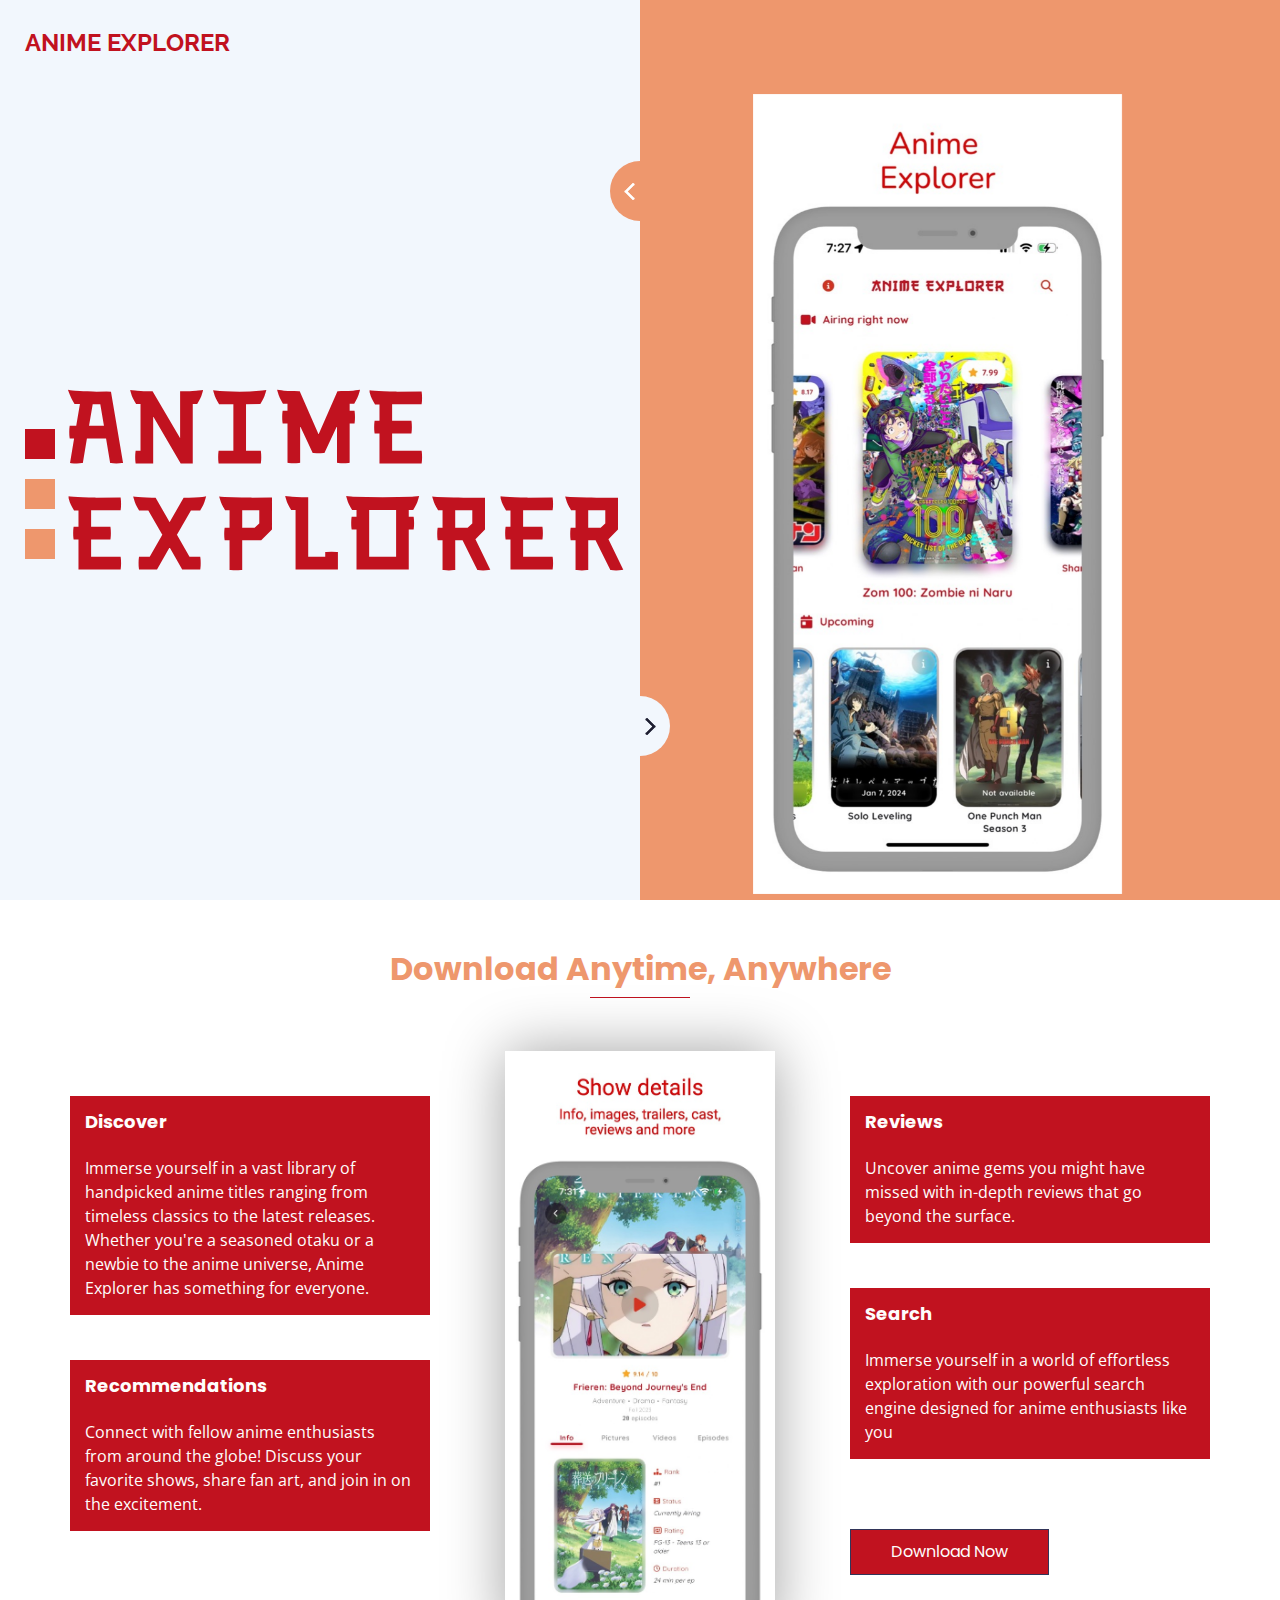
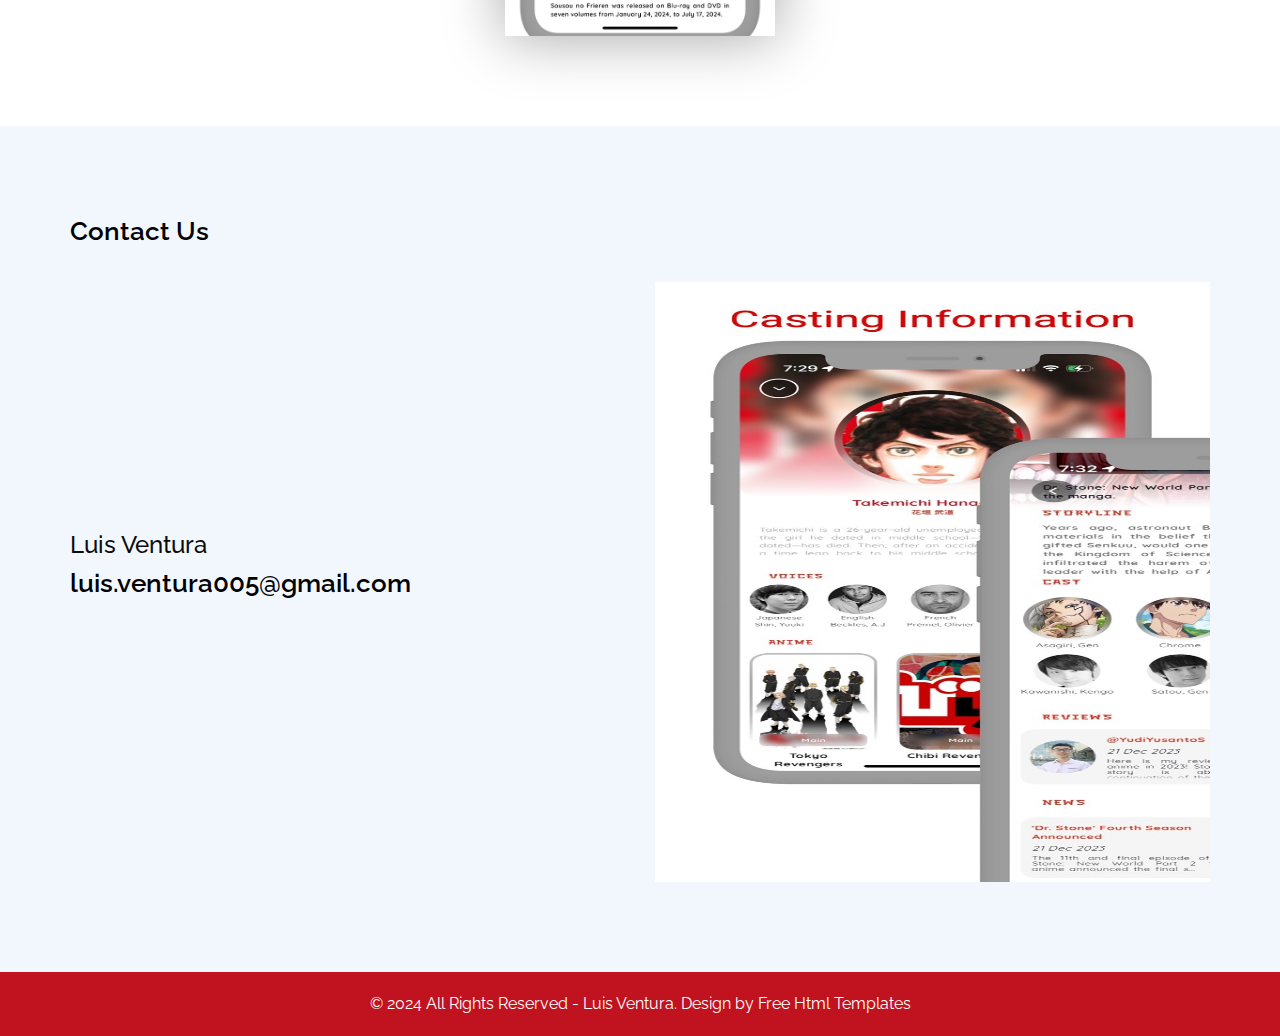
<file: docs/index.html>
<!DOCTYPE html>
<html>

<head>
  <!-- Basic -->
  <meta charset="utf-8" />
  <meta http-equiv="X-UA-Compatible" content="IE=edge" />
  <!-- Mobile Metas -->
  <meta name="viewport" content="width=device-width, initial-scale=1, shrink-to-fit=no" />
  <!-- Site Metas -->
  <meta name="keywords" content="" />
  <meta name="description" content="" />
  <meta name="author" content="" />

  <title>Anime Explorer</title>

  <!-- slider stylesheet -->
  <link rel="stylesheet" type="text/css" href="https://cdnjs.cloudflare.com/ajax/libs/OwlCarousel2/2.1.3/assets/owl.carousel.min.css" />

  <!-- bootstrap core css -->
  <link rel="stylesheet" type="text/css" href="css/bootstrap.css" />

  <!-- fonts style -->
  <link href="https://fonts.googleapis.com/css?family=Open+Sans:400,700|Poppins:400,700|Raleway:400,700&display=swap" rel="stylesheet" />

  <!-- Custom styles for this template -->
  <link href="css/style.css" rel="stylesheet" />
  <!-- responsive style -->
  <link href="css/responsive.css" rel="stylesheet" />
</head>

<body>
  <div class="hero_area">
    <!-- header section strats -->
    <header class="header_section">
      <div class="container-fluid">
        <nav class="navbar navbar-expand-lg custom_nav-container">
          <a class="navbar-brand" href="index.html">
            <span>
              Anime Explorer
            </span>
          </a>

        </nav>
      </div>
    </header>
    <!-- end header section -->
    <!-- slider section -->
    <section class=" slider_section position-relative">
      <div class="container">
        <div class="row">
          <div class="col-md-7">
            <div class="detail-box">
              <h1 class="font-tori">
                Anime <br />
                Explorer
              </h1>
            </div>
          </div>
          <div class="col-md-5">
            <div id="carouselExampleIndicators" class="carousel slide" data-ride="carousel">
              <ol class="carousel-indicators">
                <li data-target="#carouselExampleIndicators" data-slide-to="0" class="active"></li>
                <li data-target="#carouselExampleIndicators" data-slide-to="1"></li>
                <li data-target="#carouselExampleIndicators" data-slide-to="2"></li>
              </ol>
              <div class="carousel-inner">
                <div class="carousel-item active">
                  <div class="img-box">
                    <img src="images/1.jpeg" alt="" />
                  </div>
                </div>
                <div class="carousel-item">
                  <div class="img-box">
                    <img src="images/2.jpeg" alt="" />
                  </div>
                </div>
                <div class="carousel-item">
                  <div class="img-box">
                    <img src="images/3.jpeg" alt="" />
                  </div>
                </div>
              </div>
              <a class="carousel-control-prev" href="#carouselExampleIndicators" role="button" data-slide="prev">
                <span class="sr-only">Previous</span>
              </a>
              <a class="carousel-control-next" href="#carouselExampleIndicators" role="button" data-slide="next">
                <span class="sr-only">Next</span>
              </a>
            </div>
          </div>
        </div>
      </div>
    </section>

    <!-- end slider section -->
  </div>


  <!-- download section -->

  <section class="download_section layout_padding-bottom">
    <div class="container">
      <div class="heading_container">
        <h2>
          Download Anytime, Anywhere
        </h2>
      </div>
      <div class="layout_padding2-top">
        <div class="row">
          <div class="col-md-4">
            <div class="box">
              <div class="head-box">
                <h6>
                  Discover
                </h6>
              </div>
              <div class="detail-box">
                <p>
                  Immerse yourself in a vast library of handpicked anime titles ranging from timeless classics to the latest releases. Whether you're a seasoned otaku or a newbie to the anime universe, Anime Explorer has something for everyone.
                </p>
              </div>
            </div>
            <div class="box">
              <div class="head-box">
                <h6>
                  Recommendations
                </h6>
              </div>
              <div class="detail-box">
                <p>
                  Connect with fellow anime enthusiasts from around the globe! Discuss your favorite shows, share fan art, and join in on the excitement.
                </p>
              </div>
            </div>
          </div>
          <div class="col-md-4">
            <div class="main-img-box">
              <img src="images/4.jpeg" alt="" />
            </div>
          </div>
          <div class="col-md-4">
            <div class="box">
              <div class="head-box">
                <h6>
                  Reviews
                </h6>
              </div>
              <div class="detail-box">
                <p>
                  Uncover anime gems you might have missed with in-depth reviews that go beyond the surface.
                </p>
              </div>
            </div>
            <div class="box">
              <div class="head-box">
                <h6>
                  Search
                </h6>
              </div>
              <div class="detail-box">
                <p>
                  Immerse yourself in a world of effortless exploration with our powerful search engine designed for anime enthusiasts like you
                </p>
              </div>
            </div>
            <div>
              <a href="" class="btn-2">
                Download Now
              </a>
            </div>
          </div>
        </div>
      </div>
    </div>
  </section>

  <!-- end download section -->

  <!-- contact section -->
  <section class="contact_section layout_padding">
    <div class="container">
      <div class="d-flex ">
        <h2>
          Contact Us
        </h2>
      </div>
      <div class="row">
        <div class="col-md-6">

          <h4>
            Luis Ventura
          </h4>
          <h2>
            luis.ventura005@gmail.com
          </h2>
        </div>
        <div class="col-md-6">
          <div class="contact_img-box">
            <img style="height: 600px;" src="images/5.jpeg" alt="">
          </div>
        </div>
      </div>
    </div>
  </section>

  <!-- end contact section -->
  <!-- footer section -->
  <section class="container-fluid footer_section">
    <p>
      &copy; 2024 All Rights Reserved - Luis Ventura. Design by
      <a href="https://html.design/">Free Html Templates</a>
    </p>
  </section>
  <!-- footer section -->

  <script type="text/javascript" src="js/jquery-3.4.1.min.js"></script>
  <script type="text/javascript" src="js/bootstrap.js"></script>

  <script>
    function openNav() {
      document.getElementById("myNav").classList.toggle("menu_width");
      document
        .querySelector(".custom_menu-btn")
        .classList.toggle("menu_btn-style");
    }
  </script>
</body>

</html>
</file>
<file: docs/css/style.css>
@font-face {
    font-family: Tori;
    src:url("Torii-Regular.otf");
}

body {
  font-family: 'Raleway', sans-serif;
  color: #0c0c0c;
  background-color: #ffffff;
}

.font-tori{
    font-family: Tori;
}

.layout_margin {
  margin: 90px 0;
}

.layout_padding {
  padding: 90px 0;
}

.layout_padding2 {
  padding: 45px 0;
}

.layout_padding2-top {
  padding-top: 45px;
}

.layout_padding2-bottom {
  padding-bottom: 45px;
}

.layout_padding-top {
  padding-top: 90px;
}

.layout_padding-bottom {
  padding-bottom: 90px;
}

.heading_container h2 {
  font-weight: bold;
  color: #ee976d;
  text-align: center;
  position: relative;
  padding-bottom: 10px;
}

.heading_container h2::before {
  content: "";
  width: 100px;
  height: 1px;
  background-color: rgb(193, 18, 31);
  position: absolute;
  left: 50%;
  -webkit-transform: translateX(-50%);
          transform: translateX(-50%);
  bottom: 0;
}

.hero_next_section-margin {
  margin-top: 100px;
}

/*header section*/
.hero_area {
  height: 100vh;
  position: relative;
  background: -webkit-gradient(linear, left top, right top, color-stop(50%, #f2f7fd), color-stop(45%, #ee976d));
  background: linear-gradient(to right, #f2f7fd 50%, #ee976d 45%);
}

.sub_page .hero_area {
  height: auto;
}

.header_section .container-fluid {
  padding-right: 25px;
  padding-left: 25px;
}

.header_section .nav_container {
  margin: 0 auto;
}

.custom_nav-container.navbar-expand-lg .navbar-nav .nav-link img {
  width: 22px;
  margin-right: 15px;
}

.custom_nav-container.navbar-expand-lg .navbar-nav .nav-link {
  padding: 0px 25px;
  color: #fefeff;
  text-align: center;
  font-family: "Roboto", sans-serif;
}

.custom_menu-btn {
  z-index: 9;
  position: absolute;
  right: 15px;
  top: 14px;
}

.custom_menu-btn button {
  margin-top: 12px;
  outline: none;
  border: none;
  background-color: transparent;
}

.custom_menu-btn span {
  display: block;
  width: 35px;
  height: 5px;
  background-color: #fff;
  margin: 7px 0;
  -webkit-transition: all .3s;
  transition: all .3s;
}

.custom_menu-btn .custom_menu-btn .s-2 {
  -webkit-transition: all .1s;
  transition: all .1s;
}

.menu_btn-style button {
  position: fixed;
  right: 29px;
  top: 14px;
}

.menu_btn-style button .s-1 {
  -webkit-transform: rotate(45deg) translateY(17px);
          transform: rotate(45deg) translateY(17px);
}

.menu_btn-style button .s-2 {
  -webkit-transform: translateX(100px);
          transform: translateX(100px);
}

.menu_btn-style button .s-3 {
  -webkit-transform: rotate(-45deg) translateY(-17px);
          transform: rotate(-45deg) translateY(-17px);
}

.overlay {
  height: 100%;
  width: 0;
  position: fixed;
  z-index: 1;
  top: 0;
  left: 0;
  background-color: black;
  background-color: rgba(0, 0, 0, 0.9);
  overflow-x: hidden;
  -webkit-transition: 0.5s;
  transition: 0.5s;
}

.overlay .closebtn {
  position: absolute;
  top: 0;
  right: 30px;
  font-size: 60px;
}

.overlay a {
  padding: 0px;
  text-decoration: none;
  font-size: 22px;
  color: #f1f1f1;
  display: block;
  -webkit-transition: 0.3s;
  transition: 0.3s;
}

.overlay-content {
  position: relative;
  top: 25%;
  width: 100%;
  text-align: center;
  margin-top: 30px;
}

.menu_width {
  width: 100%;
}

a,
a:hover,
a:focus {
  text-decoration: none;
}

a:hover,
a:focus {
  color: initial;
}

.btn,
.btn:focus {
  outline: none !important;
  -webkit-box-shadow: none;
          box-shadow: none;
}

.custom_nav-container .nav_search-btn {
  background-image: url(../images/search-icon.png);
  background-size: 18px;
  background-repeat: no-repeat;
  width: 35px;
  height: 35px;
  padding: 0;
  border: none;
  margin: 0 40px 0 15px;
  background-position: center;
}

.navbar-brand {
  display: -webkit-box;
  display: -ms-flexbox;
  display: flex;
  -webkit-box-align: center;
      -ms-flex-align: center;
          align-items: center;
}

.navbar-brand img {
  width: 40px;
  margin-right: 5px;
}

.navbar-brand span {
  text-transform: uppercase;
  font-size: 24px;
  font-weight: 700;
  color: rgb(193, 18, 31);
  margin-top: 5px;
}

.custom_nav-container {
  z-index: 99999;
  padding: 15px 0;
}

.custom_nav-container .navbar-toggler {
  outline: none;
}

.custom_nav-container .navbar-toggler .navbar-toggler-icon {
  background-image: url(../images/menu.png);
  background-size: 55px;
}

.quote_btn-container a {
  display: inline-block;
  padding: 5px 15px;
  background-color: #fc5d35;
  color: #f7f7f7;
  font-size: 14px;
  text-transform: uppercase;
}

/*end header section*/
.slider_section {
  display: -webkit-box;
  display: -ms-flexbox;
  display: flex;
  -webkit-box-align: center;
      -ms-flex-align: center;
          align-items: center;
  height: calc(100% - 75px);
  padding: 50px 0;
}

.slider_section .row {
  -webkit-box-align: center;
      -ms-flex-align: center;
          align-items: center;
  position: unset;
}

.slider_section .row .col-md-7,
.slider_section .row .col-md-5 {
  position: unset;
}

.slider_section .carousel {
  position: unset;
}

.slider_section .detail-box h2 {
  text-transform: uppercase;
  font-weight: normal;
  font-size: 2.5rem;
}

.slider_section .detail-box h1 {
  text-transform: uppercase;
  font-weight: bold;
  color: rgb(193, 18, 31);
  font-size: 5.5rem;
}

.slider_section .detail-box a {
  display: inline-block;
  padding: 10px 60px;
  background-color: #ee976d;
  color: #fefdfc;
  border-radius: 0;
  border: 1px solid #ee976d;
  text-transform: uppercase;
  margin-top: 35px;
}

.slider_section .detail-box a:hover {
  background-color: transparent;
  color: #ee976d;
}

.slider_section .img-box img {
  height: 100%;
}

.slider_section .carousel-control-prev,
.slider_section .carousel-control-next {
  width: 60px;
  height: 60px;
  border-radius: 100%;
  left: 50%;
  opacity: 1;
  -webkit-transform: translateX(-50%);
          transform: translateX(-50%);
  background-repeat: no-repeat;
}

.slider_section .carousel-control-prev {
  background-color: #ee976d;
  top: 80px;
  background-image: url(../images/left-arrow.png);
  background-position: 14px center;
}

.slider_section .carousel-control-next {
  background-color: #f2f7fd;
  top: initial;
  bottom: 150px;
  background-image: url(../images/right-arrow.png);
  background-position: 35px center;
}

.slider_section .carousel-indicators {
  margin: 0;
  bottom: 50%;
  -webkit-box-orient: vertical;
  -webkit-box-direction: normal;
      -ms-flex-direction: column;
          flex-direction: column;
  left: 25px;
  -webkit-transform: translateY(50%);
          transform: translateY(50%);
}

.slider_section .carousel-indicators li {
  margin: 0;
  width: 30px;
  height: 30px;
  background-color: #ee976d;
  opacity: 1;
}

.slider_section .carousel-indicators li.active {
  background-color: rgb(193, 18, 31);
}

.feature_section {
  background-color: #fafafa;
  font-family: 'Poppins', sans-serif;
}

.feature_section .box {
  background-color: #fcfcfd;
  padding: 15px;
  margin: 45px 0;
}

.feature_section .box .head-box {
  display: -webkit-box;
  display: -ms-flexbox;
  display: flex;
  -webkit-box-align: center;
      -ms-flex-align: center;
          align-items: center;
}

.feature_section .box .head-box .img-box {
  margin-right: 15px;
}

.feature_section .box .head-box .img-box svg {
  width: 50px;
  height: auto;
  fill: rgb(193, 18, 31);
}

.feature_section .box .head-box h6 {
  font-weight: bold;
  font-size: 18px;
}

.feature_section .box .detail-box {
  margin-top: 15px;
}

.feature_section .box .detail-box p {
  margin: 0;
  font-family: 'Open Sans', sans-serif;
}

.feature_section .box:hover {
  background-color: rgb(193, 18, 31);
  color: #fefdfc;
}

.feature_section .box:hover .head-box .img-box svg {
  fill: #fefdfc;
}

.feature_section a {
  display: inline-block;
  padding: 10px 40px;
  background-color: #8c60bd;
  color: #fefdfc;
  border-radius: 0;
  border: 1px solid #8c60bd;
}

.feature_section a:hover {
  background-color: transparent;
  color: #8c60bd;
}

.download_section {
padding-top: 50px;
  font-family: 'Poppins', sans-serif;
}

.download_section .box {
  background-color: rgb(193, 18, 31);
  padding: 15px;
  margin: 45px 0;
  color: #fefdfc;
}

.download_section .box .head-box {
  display: -webkit-box;
  display: -ms-flexbox;
  display: flex;
  -webkit-box-align: center;
      -ms-flex-align: center;
          align-items: center;
}

.download_section .box .head-box .img-box {
  margin-right: 15px;
  width: 60px;
  height: 60px;
  border: 1px solid #fefdfc;
  display: -webkit-box;
  display: -ms-flexbox;
  display: flex;
  -webkit-box-pack: center;
      -ms-flex-pack: center;
          justify-content: center;
  -webkit-box-align: center;
      -ms-flex-align: center;
          align-items: center;
}

.download_section .box .head-box .img-box img {
  width: 30px;
}

.download_section .box .head-box h6 {
  font-weight: bold;
  font-size: 18px;
}

.download_section .box .detail-box {
  margin-top: 15px;
}

.download_section .box .detail-box p {
  margin: 0;
  font-family: 'Open Sans', sans-serif;
}

.download_section .btn-1 {
  display: inline-block;
  padding: 10px 40px;
  background-color: #8c60bd;
  color: #fefdfc;
  border-radius: 0;
  border: 1px solid #8c60bd;
  margin-top: 25px;
}

.download_section .btn-1:hover {
  background-color: transparent;
  color: #8c60bd;
}

.download_section .btn-2 {
  display: inline-block;
  padding: 10px 40px;
  background-color: rgb(193, 18, 31);
  color: #fefdfc;
  border-radius: 0;
  border: 1px solid #323559;
  margin-top: 25px;
}

.download_section .btn-2:hover {
  background-color: transparent;
  color: #323559;
}

.download_section .main-img-box {
  display: -webkit-box;
  display: -ms-flexbox;
  display: flex;
  -webkit-box-pack: center;
      -ms-flex-pack: center;
          justify-content: center;
}

.download_section .main-img-box img {
  width: 75%;
  -webkit-filter: drop-shadow(0px 0px 30px rgba(0, 0, 0, 0.37));
          filter: drop-shadow(0px 0px 30px rgba(0, 0, 0, 0.37));
}

.about_section {
  background-image: url(../images/about-bg.jpg);
  background-size: cover;
  background-position: center;
  background-attachment: fixed;
}

.about_section .row {
  -webkit-box-pack: justify;
      -ms-flex-pack: justify;
          justify-content: space-between;
}

.about_section .detail-box {
  height: 550px;
  display: -webkit-box;
  display: -ms-flexbox;
  display: flex;
  -webkit-box-orient: vertical;
  -webkit-box-direction: normal;
      -ms-flex-direction: column;
          flex-direction: column;
  -webkit-box-align: start;
      -ms-flex-align: start;
          align-items: flex-start;
}

.about_section .detail-box.b-1 {
  -webkit-box-pack: end;
      -ms-flex-pack: end;
          justify-content: flex-end;
}

.about_section .detail-box.b-1 a {
  display: inline-block;
  padding: 10px 40px;
  background-color: #8c60bd;
  color: #fefdfc;
  border-radius: 0;
  border: 1px solid #8c60bd;
}

.about_section .detail-box.b-1 a:hover {
  background-color: transparent;
  color: #8c60bd;
}

.subscribe_section {
  background-color: #f2f7fd;
}

.subscribe_section form {
  display: -webkit-box;
  display: -ms-flexbox;
  display: flex;
  -webkit-box-pack: justify;
      -ms-flex-pack: justify;
          justify-content: space-between;
}

.subscribe_section form input {
  width: 69%;
  height: 50px;
  border: none;
  padding-left: 15px;
  -webkit-box-shadow: 0px 0px 12px 0px rgba(0, 0, 0, 0.12);
  box-shadow: 0px 0px 12px 0px rgba(0, 0, 0, 0.12);
}

.subscribe_section form button {
  width: 29%;
  height: 50px;
  text-transform: uppercase;
  display: inline-block;
  padding: 0 0;
  background-color: #8c60bd;
  color: #fefdfc;
  border-radius: 0;
  border: 1px solid #8c60bd;
  font-weight: bold;
  line-height: 50px;
}

.subscribe_section form button:hover {
  background-color: transparent;
  color: #8c60bd;
}

.client_section .client_container .client-id {
  display: -webkit-box;
  display: -ms-flexbox;
  display: flex;
}

.client_section .client_container .client-id .img-box {
  width: 75px;
  margin-right: 15px;
}

.client_section .client_container .client-id .img-box img {
  width: 100%;
}

.client_section .client_container .client-id .name img {
  width: 35px;
}

.client_section .client_container .client-id .name h6 {
  color: rgb(193, 18, 31);
  margin: 5px 0;
  font-weight: bold;
}

.client_section .client_container .client-detail {
  margin-top: 20px;
}

.client_section .client_container a {
  display: inline-block;
  padding: 10px 40px;
  background-color: #8c60bd;
  color: #fefdfc;
  border-radius: 0;
  border: 1px solid #8c60bd;
}

.client_section .client_container a:hover {
  background-color: transparent;
  color: #8c60bd;
}

/* contact section */
.contact_section {
  background-color: #f2f7fd;
}

.contact_section h2 {
  font-size: 26px;
  color: #010103;
  font-weight: 600;
  font-family: 'Raleway', sans-serif;
  margin-bottom: 35px;
}

.contact_section .row {
  -webkit-box-align: center;
      -ms-flex-align: center;
          align-items: center;
}

.contact_section input {
  border: none;
  outline: none;
  border-bottom: 1px solid #000;
  width: 90%;
  margin: 15px 0;
  background-color: transparent;
}

.contact_section input::-webkit-input-placeholder {
  color: #595959;
  font-size: 14px;
}

.contact_section input:-ms-input-placeholder {
  color: #595959;
  font-size: 14px;
}

.contact_section input::-ms-input-placeholder {
  color: #595959;
  font-size: 14px;
}

.contact_section input::placeholder {
  color: #595959;
  font-size: 14px;
}

.contact_form-container button {
  border: none;
  background-color: #8c60bd;
  color: #fff;
  font-size: 15px;
  padding: 15px 45px;
  border-radius: 30px;
  text-transform: uppercase;
  font-weight: bold;
}

.contact_img-box {
  display: -webkit-box;
  display: -ms-flexbox;
  display: flex;
  -webkit-box-align: center;
      -ms-flex-align: center;
          align-items: center;
}

.contact_img-box img {
  width: 100%;
}

/* end contact section */
/* info section */
.info_section {
  background-color: #363636;
  color: #ffffff;
  font-family: 'Poppins', sans-serif;
}

.info_section h5 {
  margin-bottom: 12px;
  font-size: 22px;
}

.info_logo-box {
  display: -webkit-box;
  display: -ms-flexbox;
  display: flex;
  -webkit-box-pack: center;
      -ms-flex-pack: center;
          justify-content: center;
}

.info_logo-box h2 {
  font-weight: bold;
  padding: 5px 35px;
  border-bottom: 1.5px solid rgb(193, 18, 31);
}

.info_section ul {
  padding: 0;
}

.info_section ul li {
  list-style-type: none;
  margin: 3px 0;
}

.info_section ul li a {
  color: #ffffff;
}

.info_section ul li a:hover {
  color: rgb(193, 18, 31);
}

.info_section .form_container input {
  width: 225px;
  height: 40px;
  padding: 10px;
}

.info_section .form_container::-webkit-input-placeholder {
  color: #ccc8c8;
}

.info_section .form_container:-ms-input-placeholder {
  color: #ccc8c8;
}

.info_section .form_container::-ms-input-placeholder {
  color: #ccc8c8;
}

.info_section .form_container::placeholder {
  color: #ccc8c8;
}

.info_section .form_container button {
  background-color: #8c60bd;
  border: none;
  outline: none;
  color: #fff;
  padding: 8px 30px;
  margin-top: 15px;
  font-size: 15px;
  text-transform: uppercase;
}

.social_container {
  width: 95%;
  margin: 0 auto;
  border-top: 1px solid #898989;
  padding: 25px 0;
}

.info_section .social-box {
  margin: 0 auto;
  width: 400px;
  display: -webkit-box;
  display: -ms-flexbox;
  display: flex;
  -webkit-box-pack: center;
      -ms-flex-pack: center;
          justify-content: center;
}

.info_section .social-box img {
  width: 35px;
  margin-right: 5px;
}

/* end info section */
/* footer section*/
.footer_section {
  background-color: rgb(193, 18, 31);
  padding: 20px;
}

.footer_section p {
  margin: 0;
  text-align: center;
  color: #fefdfc;
}

.footer_section a {
  color: #fefdfc;
}
/*# sourceMappingURL=style.css.map */

.img-box {
    height: 800px;
}
</file>
<file: docs/css/responsive.css>
@media (max-width: 1120px) {


    .slider_section .img-box img {
        height: auto;
        width: 100%;
    }

    .slider_section .detail-box h1 {
        font-size: 4.5rem;
    }
}

@media (max-width: 992px) {

    .slider_section .detail-box h1 {
        font-size: 3.5rem;
    }

    .slider_section .detail-box h2 {
        font-size: 2rem;
    }

    .slider_section .carousel-control-prev {
        top: 15px;
    }

    .slider_section .carousel-control-next {
        bottom: 75px;
    }
}

@media (max-width: 768px) {
    .hero_area {
        background: linear-gradient(to bottom, #f2f7fd 50%, #1d1e31 45%);
    }

    .sub_page .hero_area {
        background: linear-gradient(to bottom, #f2f7fd 50%, #f2f7fd 45%);
    }

    .hero_area {
        height: auto;
    }

    .custom_menu-btn span {
        background-color: #1d1e31;
    }

    .menu_btn-style button span {
        background-color: #fff;
    }

    .carousel-indicators {
        display: none;
    }

    .slider_section .img-box {
        margin-top: 45px;
    }

    .slider_section .carousel-control-prev,
    .slider_section .carousel-control-next {
        display: none;
    }

    .download_section .main-img-box {
        margin-top: 45px;
    }

    .about_section {
        background-image: linear-gradient(rgba(255, 255, 255, .8), rgba(255, 255, 255, .8)), url("../images/about-bg.jpg");
    }

    .about_section .detail-box {
        text-align: center;
        height: auto;
    }

    .about_section .detail-box.b-1 a {
        margin: 0 auto;
    }

    .about_section .detail-box.b-1 {
        margin-bottom: 45px;
    }

    .info_section .col-md-3 {
        padding: 20px 25px;
        text-align: center;
    }

    .contact_img-box {
        margin-top: 45px;
    }
}

@media (max-width: 576px) {
    .contact_section input {
        width: 100%;
    }

    .info_section .social-box {
        width: auto;
    }
}

@media (max-width: 480px) {}

@media (max-width: 400px) {
    .slider_section .detail-box h2 {
        font-size: 1.5rem;
    }

    .slider_section .detail-box h1 {
        font-size: 2.5rem;
    }

    .subscribe_section form {
        flex-direction: column;
        align-items: center;
    }

    .subscribe_section form input {
        width: 100%;
        height: 45px;
    }

    .subscribe_section form button {
        width: 150px;
        height: 45px;
        line-height: 45px;
        margin-top: 25px;
    }
}

@media (max-width: 360px) {}

@media (min-width: 1200px) {
    .container {
        max-width: 1170px;
    }

}
</file>
